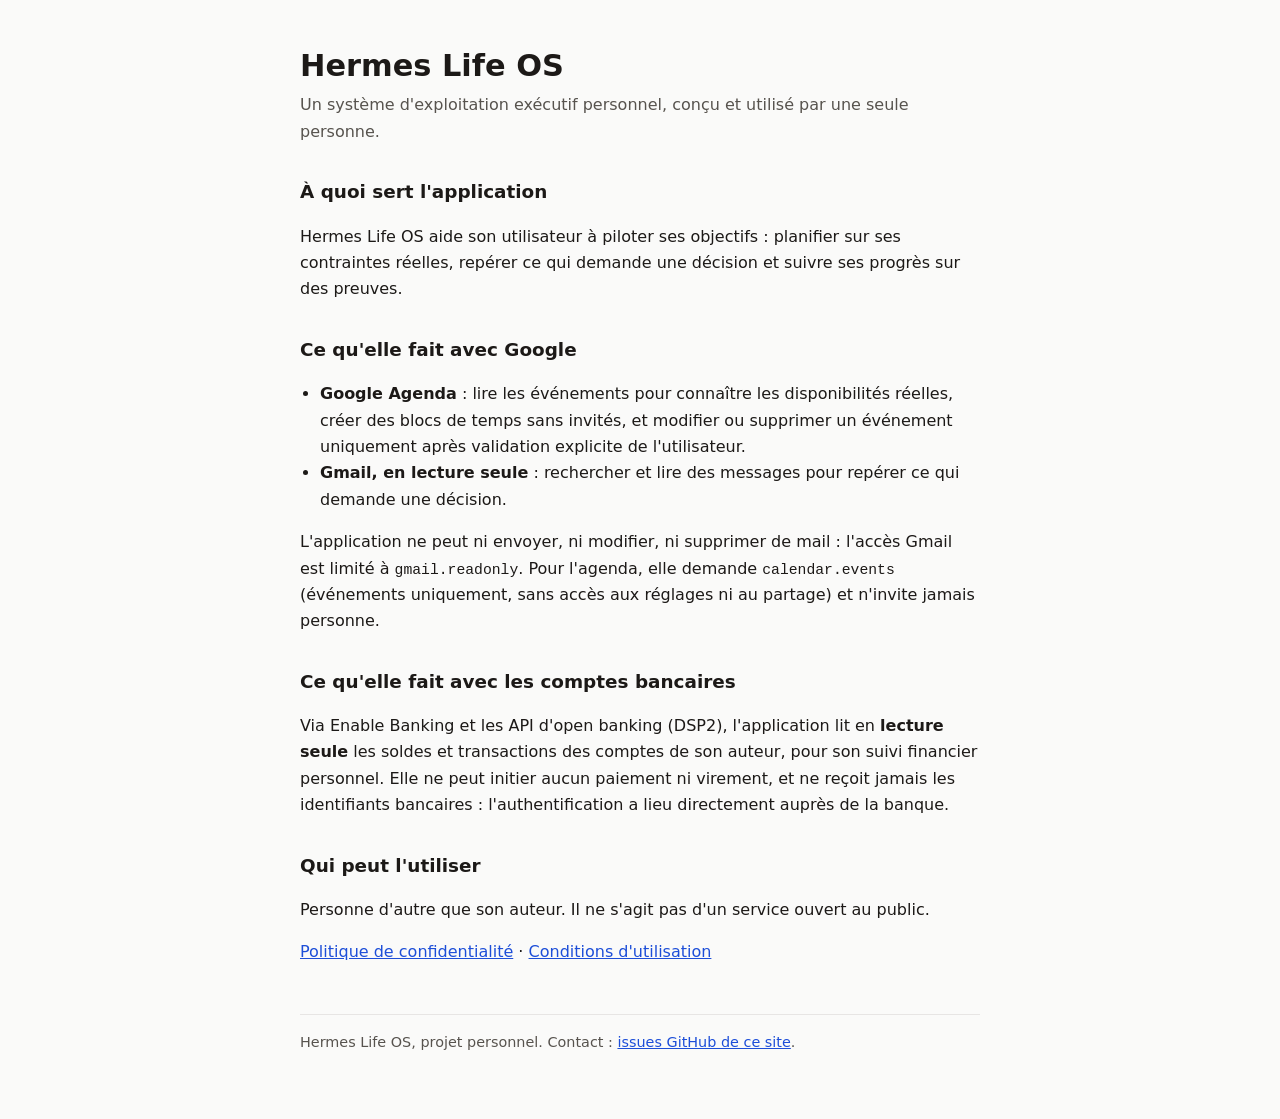
<file: index.html>
<!doctype html>
<html lang="fr">
<head>
<meta charset="utf-8">
<meta name="viewport" content="width=device-width, initial-scale=1">
<title>Hermes Life OS</title>
<meta name="description" content="Hermes Life OS : application personnelle d'assistance exécutive pour son unique utilisateur (messagerie et comptes bancaires en lecture seule, agenda avec validation).">
<link rel="stylesheet" href="style.css">
</head>
<body>
<main>
<section id="auth-result" class="auth" hidden>
<h2>Autorisation bancaire reçue</h2>
<p>Copie ce message et envoie-le à Hermes Executive dans <code>#executive</code> dans l'heure. Rien n'a été transmis par cette page.</p>
<pre id="auth-command"></pre>
<button type="button" id="auth-copy">Copier</button>
</section>
<section id="auth-error" class="auth" hidden>
<h2>Autorisation non aboutie</h2>
<p id="auth-error-text"></p>
</section>
<h1>Hermes Life OS</h1>
<p class="lead">Un système d'exploitation exécutif personnel, conçu et utilisé par une seule personne.</p>

<h2>À quoi sert l'application</h2>
<p>Hermes Life OS aide son utilisateur à piloter ses objectifs : planifier sur ses contraintes réelles, repérer ce qui demande une décision et suivre ses progrès sur des preuves.</p>

<h2>Ce qu'elle fait avec Google</h2>
<ul>
<li><strong>Google Agenda</strong> : lire les événements pour connaître les disponibilités réelles, créer des blocs de temps sans invités, et modifier ou supprimer un événement uniquement après validation explicite de l'utilisateur.</li>
<li><strong>Gmail, en lecture seule</strong> : rechercher et lire des messages pour repérer ce qui demande une décision.</li>
</ul>
<p>L'application ne peut ni envoyer, ni modifier, ni supprimer de mail : l'accès Gmail est limité à <code>gmail.readonly</code>. Pour l'agenda, elle demande <code>calendar.events</code> (événements uniquement, sans accès aux réglages ni au partage) et n'invite jamais personne.</p>

<h2>Ce qu'elle fait avec les comptes bancaires</h2>
<p>Via Enable Banking et les API d'open banking (DSP2), l'application lit en <strong>lecture seule</strong> les soldes et transactions des comptes de son auteur, pour son suivi financier personnel. Elle ne peut initier aucun paiement ni virement, et ne reçoit jamais les identifiants bancaires : l'authentification a lieu directement auprès de la banque.</p>

<h2>Qui peut l'utiliser</h2>
<p>Personne d'autre que son auteur. Il ne s'agit pas d'un service ouvert au public.</p>

<p><a href="privacy.html">Politique de confidentialité</a> · <a href="terms.html">Conditions d'utilisation</a></p>

<footer>Hermes Life OS, projet personnel. Contact : <a href="https://github.com/ikoro-labs/hermes-life-os-site/issues">issues GitHub de ce site</a>.</footer>
</main>
<script>
// Page statique : lit le code de retour de la banque dans l'URL et l'affiche, sans rien envoyer (D-043).
(function () {
  var q = new URLSearchParams(window.location.search);
  var code = q.get("code"), state = q.get("state"), error = q.get("error");
  var safe = function (v) { return /^[A-Za-z0-9._~-]{1,512}$/.test(v || ""); };
  if (code && safe(code) && (!state || safe(state))) {
    var cmd = "life-os-bank auth-code --code " + code + (state ? " --state " + state : "");
    document.getElementById("auth-command").textContent = cmd;
    document.getElementById("auth-result").hidden = false;
    document.getElementById("auth-copy").addEventListener("click", function () {
      navigator.clipboard.writeText(cmd).then(function () { document.getElementById("auth-copy").textContent = "Copié"; });
    });
    history.replaceState(null, "", window.location.pathname);
  } else if (error) {
    document.getElementById("auth-error-text").textContent = "La banque a renvoyé : " + error.slice(0, 120) + ". Relance l'autorisation depuis #executive.";
    document.getElementById("auth-error").hidden = false;
  }
})();
</script>
</body>
</html>
</file>
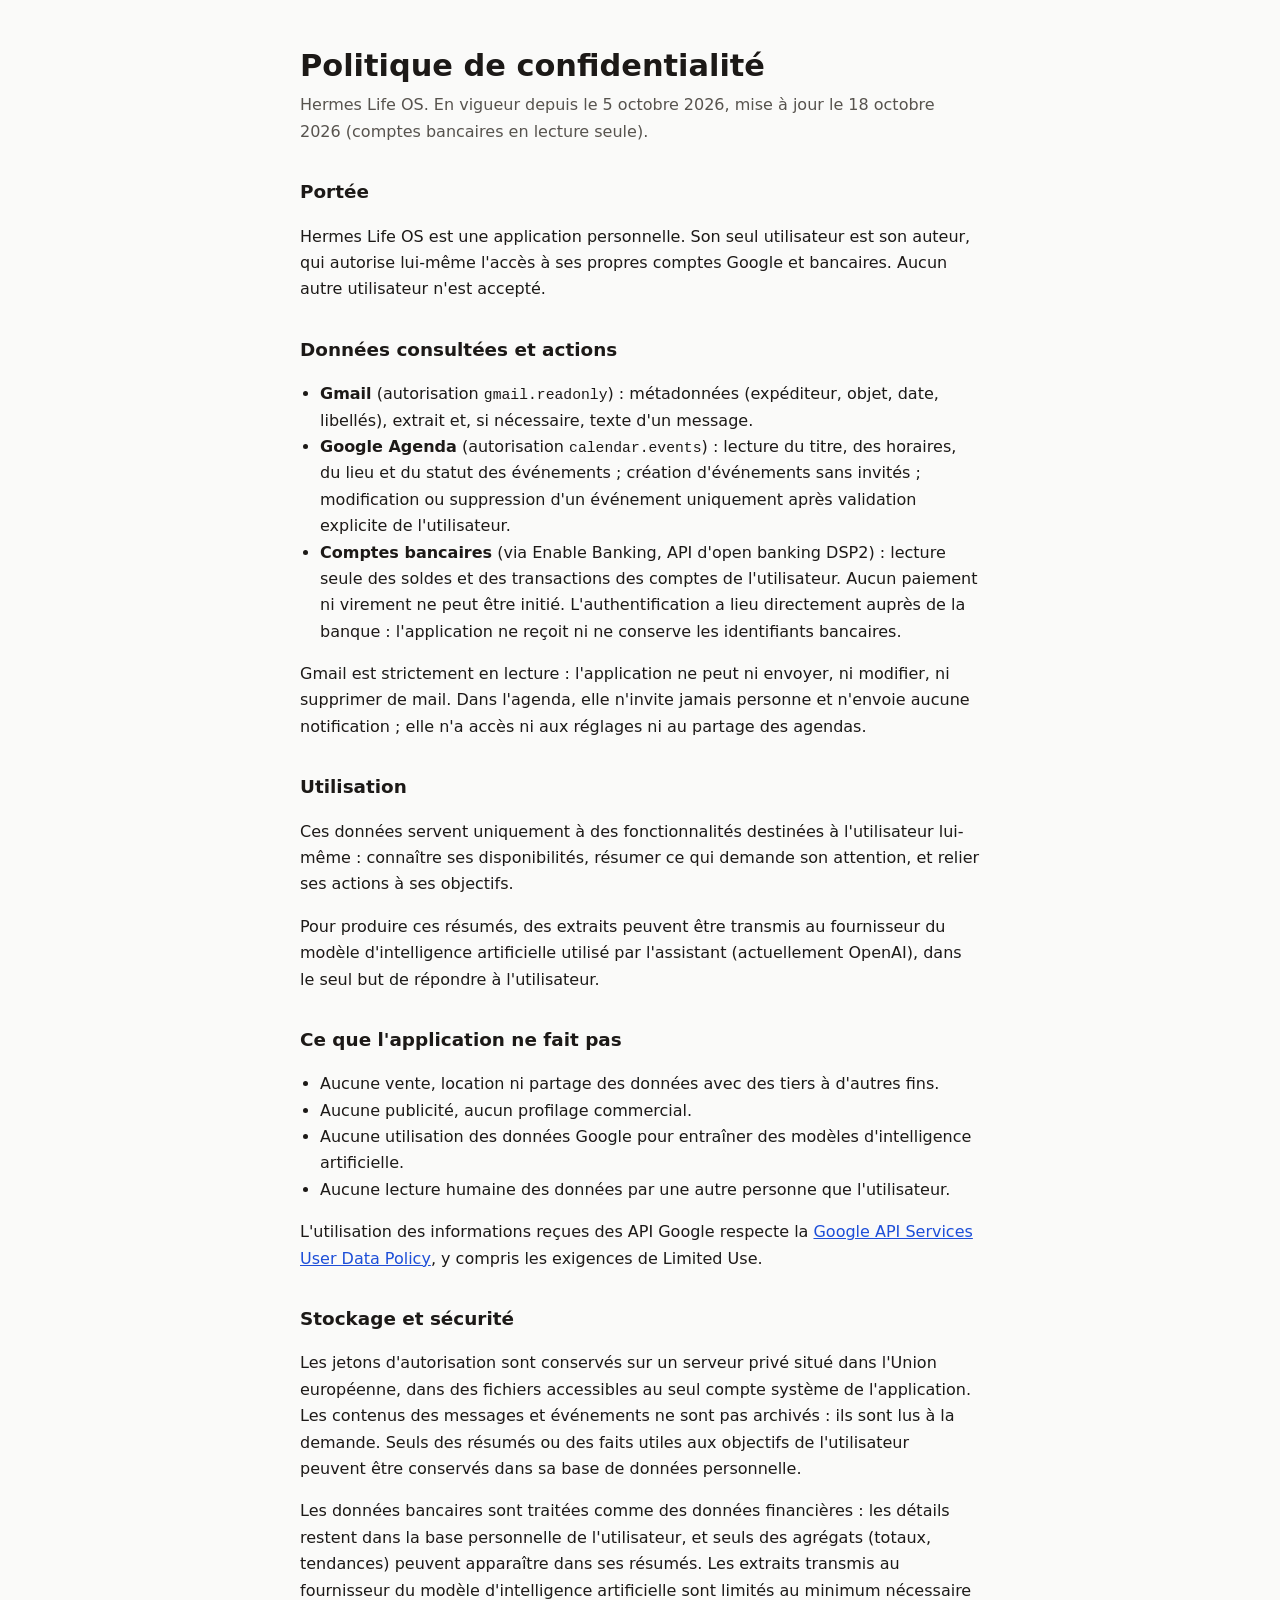
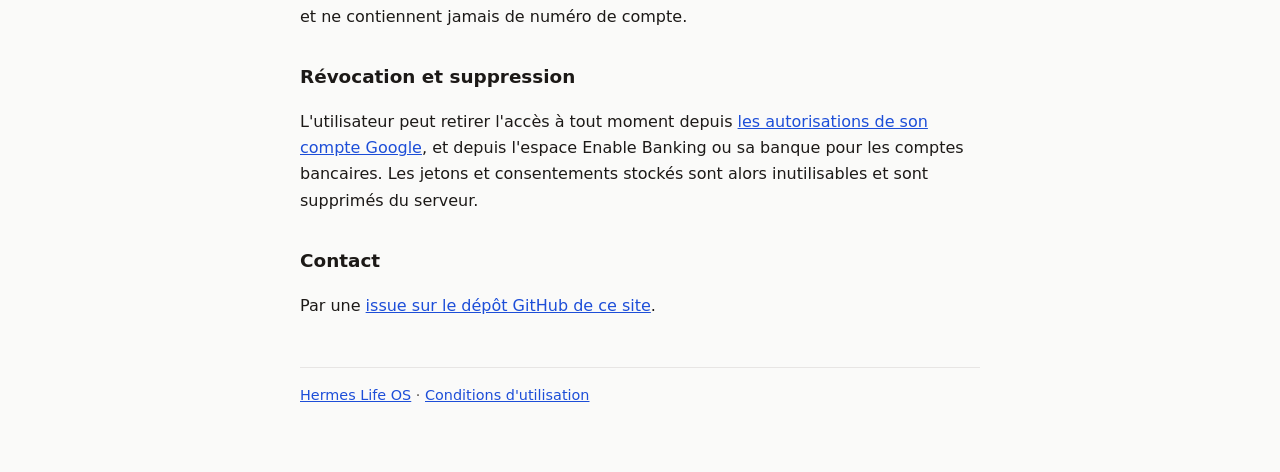
<file: privacy.html>
<!doctype html>
<html lang="fr">
<head>
<meta charset="utf-8">
<meta name="viewport" content="width=device-width, initial-scale=1">
<title>Confidentialité Hermes Life OS</title>
<meta name="description" content="Politique de confidentialité de Hermes Life OS, application personnelle.">
<link rel="stylesheet" href="style.css">
</head>
<body>
<main>
<h1>Politique de confidentialité</h1>
<p class="lead">Hermes Life OS. En vigueur depuis le 5 octobre 2026, mise à jour le 18 octobre 2026 (comptes bancaires en lecture seule).</p>

<h2>Portée</h2>
<p>Hermes Life OS est une application personnelle. Son seul utilisateur est son auteur, qui autorise lui-même l'accès à ses propres comptes Google et bancaires. Aucun autre utilisateur n'est accepté.</p>

<h2>Données consultées et actions</h2>
<ul>
<li><strong>Gmail</strong> (autorisation <code>gmail.readonly</code>) : métadonnées (expéditeur, objet, date, libellés), extrait et, si nécessaire, texte d'un message.</li>
<li><strong>Google Agenda</strong> (autorisation <code>calendar.events</code>) : lecture du titre, des horaires, du lieu et du statut des événements ; création d'événements sans invités ; modification ou suppression d'un événement uniquement après validation explicite de l'utilisateur.</li>
<li><strong>Comptes bancaires</strong> (via Enable Banking, API d'open banking DSP2) : lecture seule des soldes et des transactions des comptes de l'utilisateur. Aucun paiement ni virement ne peut être initié. L'authentification a lieu directement auprès de la banque : l'application ne reçoit ni ne conserve les identifiants bancaires.</li>
</ul>
<p>Gmail est strictement en lecture : l'application ne peut ni envoyer, ni modifier, ni supprimer de mail. Dans l'agenda, elle n'invite jamais personne et n'envoie aucune notification ; elle n'a accès ni aux réglages ni au partage des agendas.</p>

<h2>Utilisation</h2>
<p>Ces données servent uniquement à des fonctionnalités destinées à l'utilisateur lui-même : connaître ses disponibilités, résumer ce qui demande son attention, et relier ses actions à ses objectifs.</p>
<p>Pour produire ces résumés, des extraits peuvent être transmis au fournisseur du modèle d'intelligence artificielle utilisé par l'assistant (actuellement OpenAI), dans le seul but de répondre à l'utilisateur.</p>

<h2>Ce que l'application ne fait pas</h2>
<ul>
<li>Aucune vente, location ni partage des données avec des tiers à d'autres fins.</li>
<li>Aucune publicité, aucun profilage commercial.</li>
<li>Aucune utilisation des données Google pour entraîner des modèles d'intelligence artificielle.</li>
<li>Aucune lecture humaine des données par une autre personne que l'utilisateur.</li>
</ul>
<p>L'utilisation des informations reçues des API Google respecte la <a href="https://developers.google.com/terms/api-services-user-data-policy">Google API Services User Data Policy</a>, y compris les exigences de Limited Use.</p>

<h2>Stockage et sécurité</h2>
<p>Les jetons d'autorisation sont conservés sur un serveur privé situé dans l'Union européenne, dans des fichiers accessibles au seul compte système de l'application. Les contenus des messages et événements ne sont pas archivés : ils sont lus à la demande. Seuls des résumés ou des faits utiles aux objectifs de l'utilisateur peuvent être conservés dans sa base de données personnelle.</p>

<p>Les données bancaires sont traitées comme des données financières : les détails restent dans la base personnelle de l'utilisateur, et seuls des agrégats (totaux, tendances) peuvent apparaître dans ses résumés. Les extraits transmis au fournisseur du modèle d'intelligence artificielle sont limités au minimum nécessaire et ne contiennent jamais de numéro de compte.</p>

<h2>Révocation et suppression</h2>
<p>L'utilisateur peut retirer l'accès à tout moment depuis <a href="https://myaccount.google.com/permissions">les autorisations de son compte Google</a>, et depuis l'espace Enable Banking ou sa banque pour les comptes bancaires. Les jetons et consentements stockés sont alors inutilisables et sont supprimés du serveur.</p>

<h2>Contact</h2>
<p>Par une <a href="https://github.com/ikoro-labs/hermes-life-os-site/issues">issue sur le dépôt GitHub de ce site</a>.</p>

<footer><a href="index.html">Hermes Life OS</a> · <a href="terms.html">Conditions d'utilisation</a></footer>
</main>
</body>
</html>
</file>
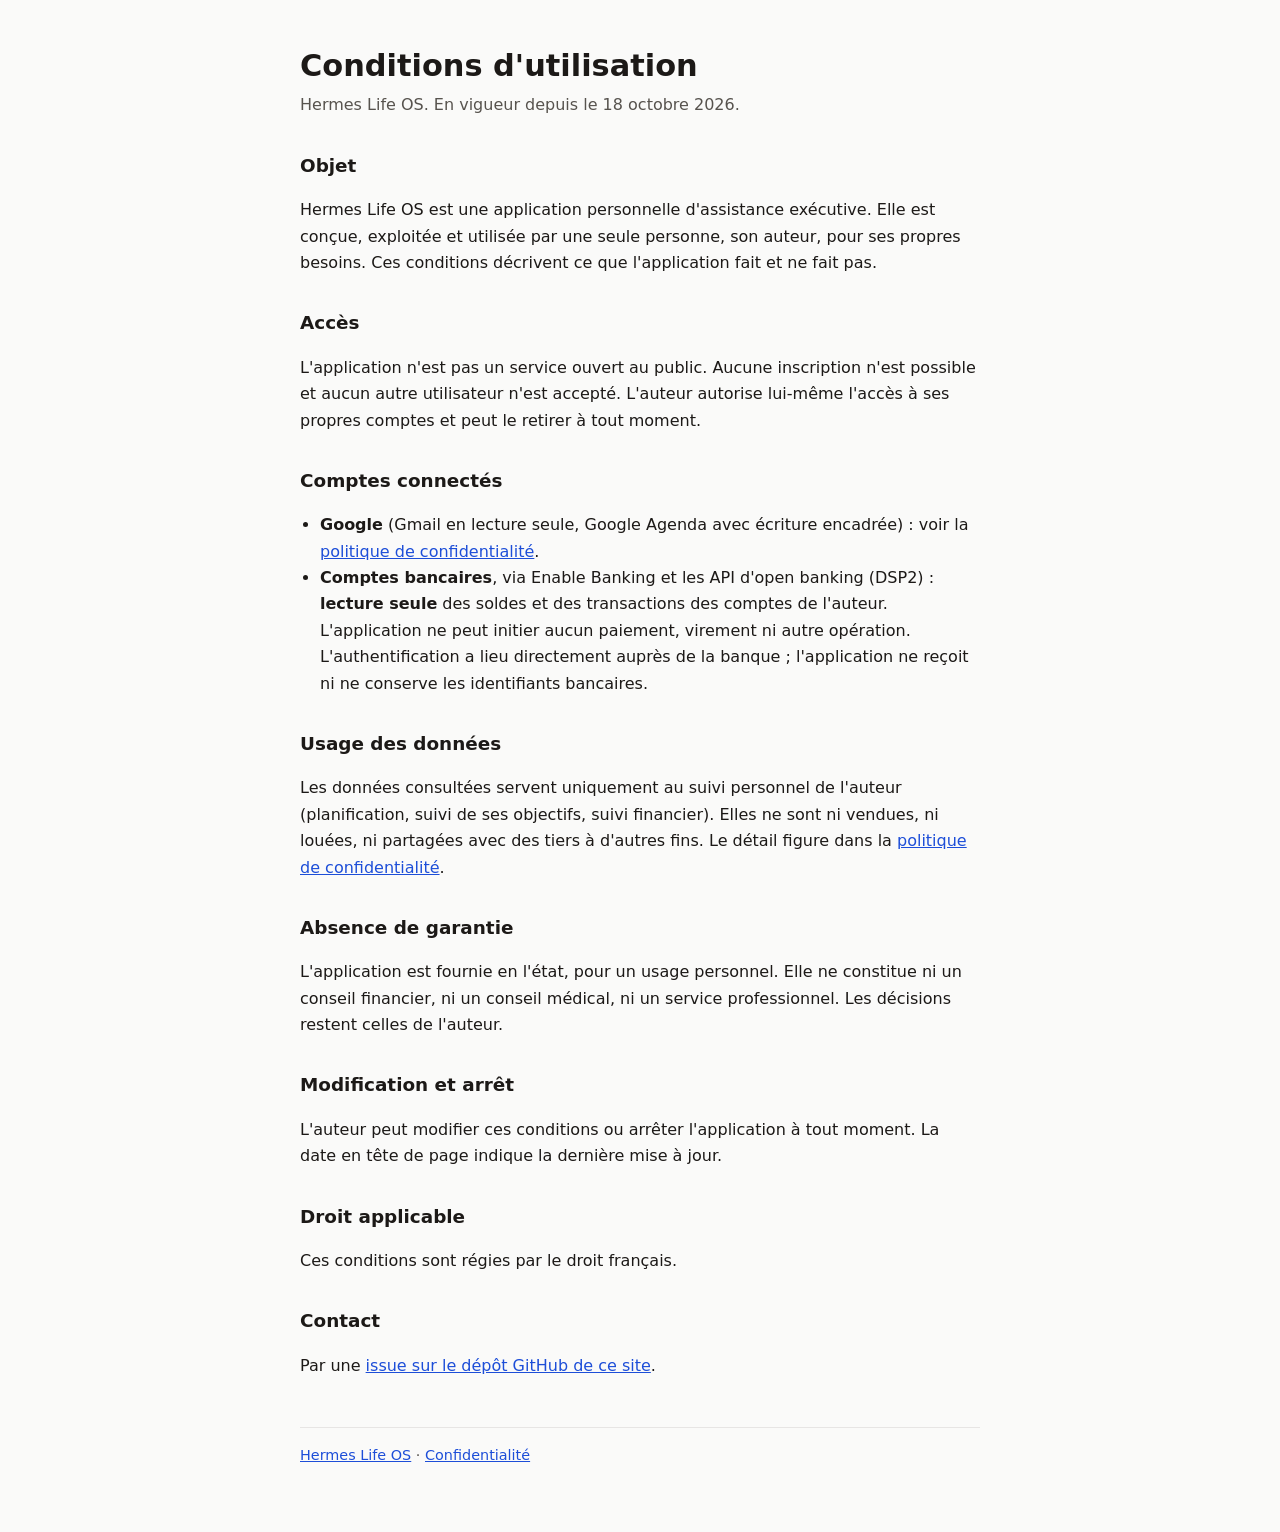
<file: terms.html>
<!doctype html>
<html lang="fr">
<head>
<meta charset="utf-8">
<meta name="viewport" content="width=device-width, initial-scale=1">
<title>Conditions d'utilisation Hermes Life OS</title>
<meta name="description" content="Conditions d'utilisation de Hermes Life OS, application personnelle à utilisateur unique.">
<link rel="stylesheet" href="style.css">
</head>
<body>
<main>
<h1>Conditions d'utilisation</h1>
<p class="lead">Hermes Life OS. En vigueur depuis le 18 octobre 2026.</p>

<h2>Objet</h2>
<p>Hermes Life OS est une application personnelle d'assistance exécutive. Elle est conçue, exploitée et utilisée par une seule personne, son auteur, pour ses propres besoins. Ces conditions décrivent ce que l'application fait et ne fait pas.</p>

<h2>Accès</h2>
<p>L'application n'est pas un service ouvert au public. Aucune inscription n'est possible et aucun autre utilisateur n'est accepté. L'auteur autorise lui-même l'accès à ses propres comptes et peut le retirer à tout moment.</p>

<h2>Comptes connectés</h2>
<ul>
<li><strong>Google</strong> (Gmail en lecture seule, Google Agenda avec écriture encadrée) : voir la <a href="privacy.html">politique de confidentialité</a>.</li>
<li><strong>Comptes bancaires</strong>, via Enable Banking et les API d'open banking (DSP2) : <strong>lecture seule</strong> des soldes et des transactions des comptes de l'auteur. L'application ne peut initier aucun paiement, virement ni autre opération. L'authentification a lieu directement auprès de la banque ; l'application ne reçoit ni ne conserve les identifiants bancaires.</li>
</ul>

<h2>Usage des données</h2>
<p>Les données consultées servent uniquement au suivi personnel de l'auteur (planification, suivi de ses objectifs, suivi financier). Elles ne sont ni vendues, ni louées, ni partagées avec des tiers à d'autres fins. Le détail figure dans la <a href="privacy.html">politique de confidentialité</a>.</p>

<h2>Absence de garantie</h2>
<p>L'application est fournie en l'état, pour un usage personnel. Elle ne constitue ni un conseil financier, ni un conseil médical, ni un service professionnel. Les décisions restent celles de l'auteur.</p>

<h2>Modification et arrêt</h2>
<p>L'auteur peut modifier ces conditions ou arrêter l'application à tout moment. La date en tête de page indique la dernière mise à jour.</p>

<h2>Droit applicable</h2>
<p>Ces conditions sont régies par le droit français.</p>

<h2>Contact</h2>
<p>Par une <a href="https://github.com/ikoro-labs/hermes-life-os-site/issues">issue sur le dépôt GitHub de ce site</a>.</p>

<footer><a href="index.html">Hermes Life OS</a> · <a href="privacy.html">Confidentialité</a></footer>
</main>
</body>
</html>
</file>
<file: style.css>
:root{--bg:#fafaf9;--fg:#1c1917;--muted:#57534e;--line:#e7e5e4;--accent:#1d4ed8}
@media (prefers-color-scheme:dark){:root{--bg:#1c1917;--fg:#f5f5f4;--muted:#a8a29e;--line:#44403c;--accent:#93c5fd}}
*{box-sizing:border-box}
body{margin:0;background:var(--bg);color:var(--fg);font:16px/1.65 system-ui,-apple-system,"Segoe UI",sans-serif}
main{max-width:720px;margin:0 auto;padding:48px 20px 64px}
h1{font-size:1.9rem;line-height:1.2;margin:0 0 8px}
h2{font-size:1.15rem;margin:32px 0 8px}
p,li{color:var(--fg)}
.lead{color:var(--muted);margin:0 0 28px}
a{color:var(--accent)}
ul{padding-left:20px}
footer{margin-top:48px;padding-top:16px;border-top:1px solid var(--line);color:var(--muted);font-size:.9rem}
code{font-size:.92em}
.auth{border:1px solid var(--line);border-radius:8px;padding:16px 20px;margin:0 0 32px}
.auth h2{margin-top:0}
pre{white-space:pre-wrap;word-break:break-all;background:var(--line);padding:12px;border-radius:6px;font-size:.9rem}
button{font:inherit;padding:6px 14px;border-radius:6px;border:1px solid var(--line);background:var(--bg);color:var(--fg);cursor:pointer}
</file>
